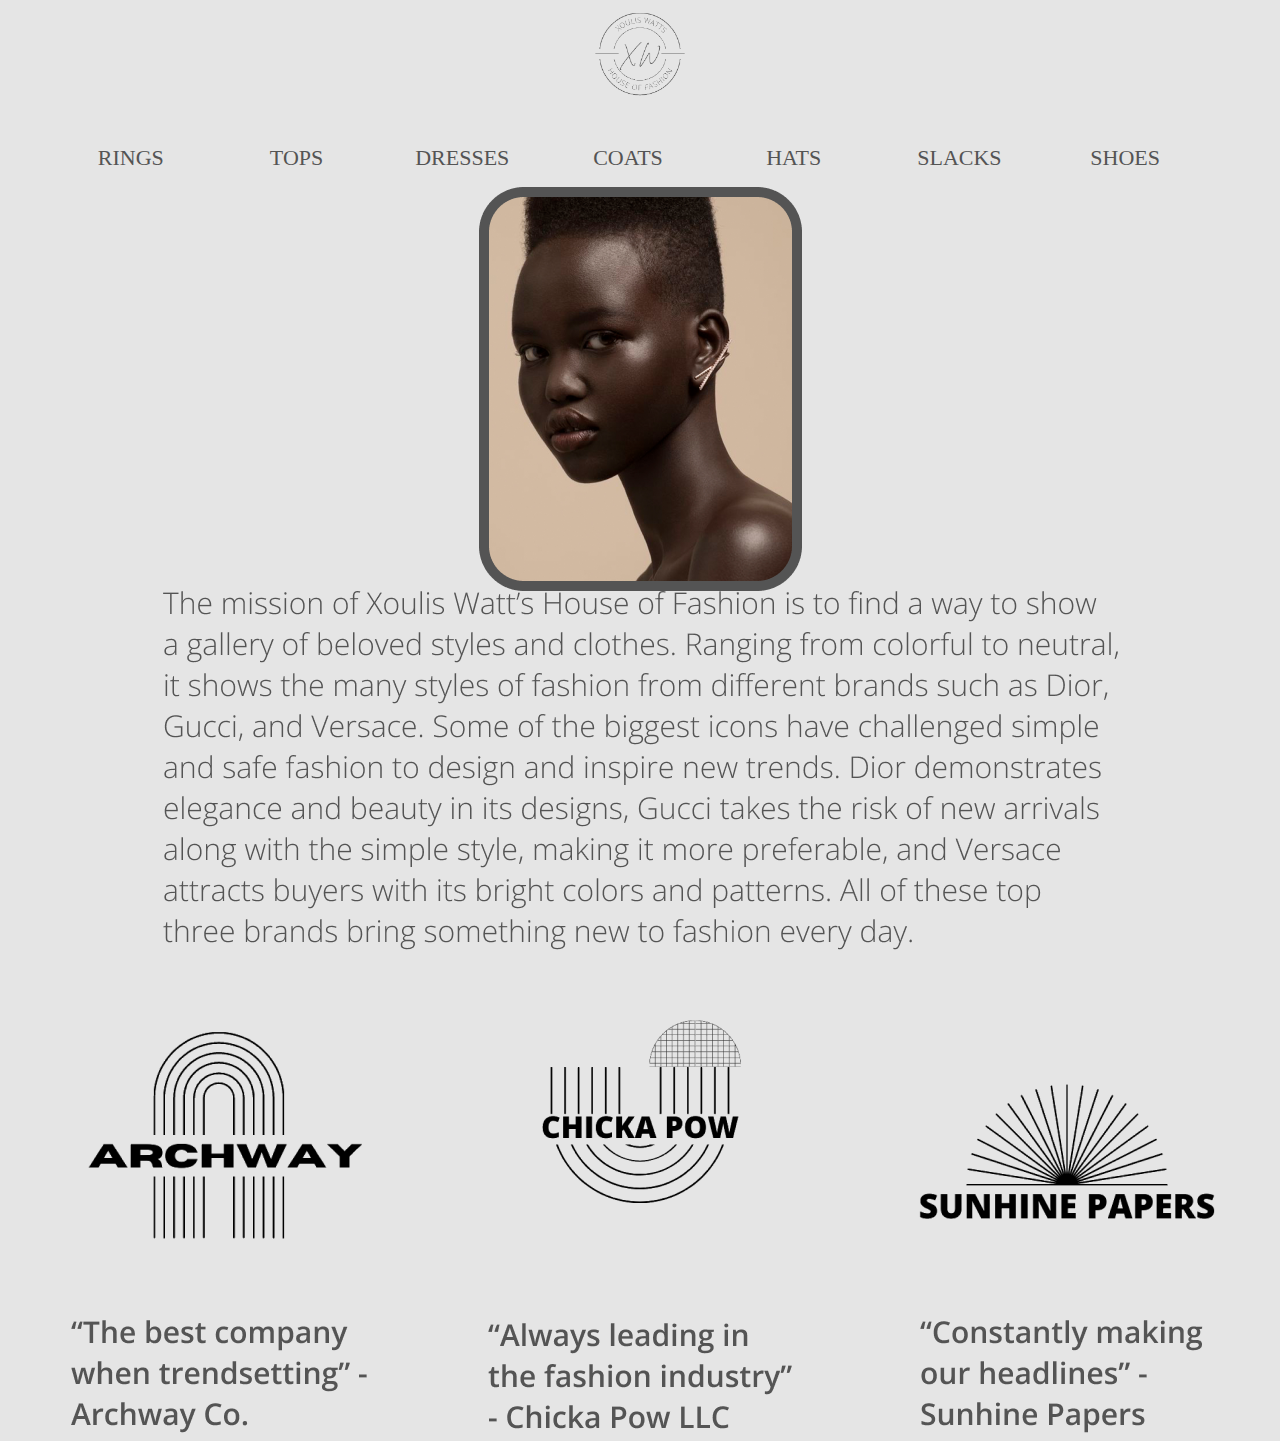
<file: index.html>
<html lang="en">
<head>
  <title>Xou Watt's House Of Fashion</title>
  <link rel="stylesheet" href="./assets/styling.css" />
</head>
<body>
  <div class="logo">
    <a href="./index.html">
    <img
    id="fashionlogo"
    src="./assets/logos/fashionhouselogo.png"
    alt="fashionhouse"
    />
  </a>
  </div>
  <!---Menu --->
  <ul class="tabs">
    <li>
      <a href="./rings.html">Rings</a>
    </li>
    <li>
      <a href="./tops.html">Tops</a>
    </li>
    <li>
      <a href="./dresses.html">Dresses</a>
    </li>
    <li>
      <a href="./coats.html">Coats</a>
    </li>
    <li>
      <a href="./hats.html">Hats</a>
    </li>
    <li>
      <a href="./slacks.html">Slacks</a>
  </li>
  <li>
    <a href="./shoes.html">Shoes</a>
</li>
</ul>
<!---Owner Profile --->
<div class="ownerprofile">
<a href="https://www.youtube.com/watch?v=YCeQLeQiRP4">
<img
id="owner"
src="./assets/logos/ownerprofilepic.png"
alt="profile"
/>
</a>
<img
id="loremparagraph"
src="./assets/logos/lorem paragraph.png"
alt="lorem"
/>
</div>

<!---Fake Logos--->
<div class="fakelogos">
<img
id="archwaylogo"
src="./assets/logos/archway logo(transparent) 1.png"
alt="archway"
/>
<img
id="chickapowlogo"
src="./assets/logos/chicka pow(transparent).png"
alt="chickapow"
/>
<img
id="sunhinepaperlogo"
src="./assets/logos/sunhine paper(transpareent).png"
alt="sunhinepaper"
/>
</div>

<!---Complimets--->
<div class="complimets">
<img
id="complimentone"
src="./assets/logos/compliment 1.png"
alt="compliment1"
/>
<img
id="complimenttwo"
src="./assets/logos/compliment 2.png"
alt="compliment2"
/>
<img
id="complimentthree"
src="./assets/logos/compliment 3.png"
alt="compliment3"
/>
</div>
</body>
</html>
</file>
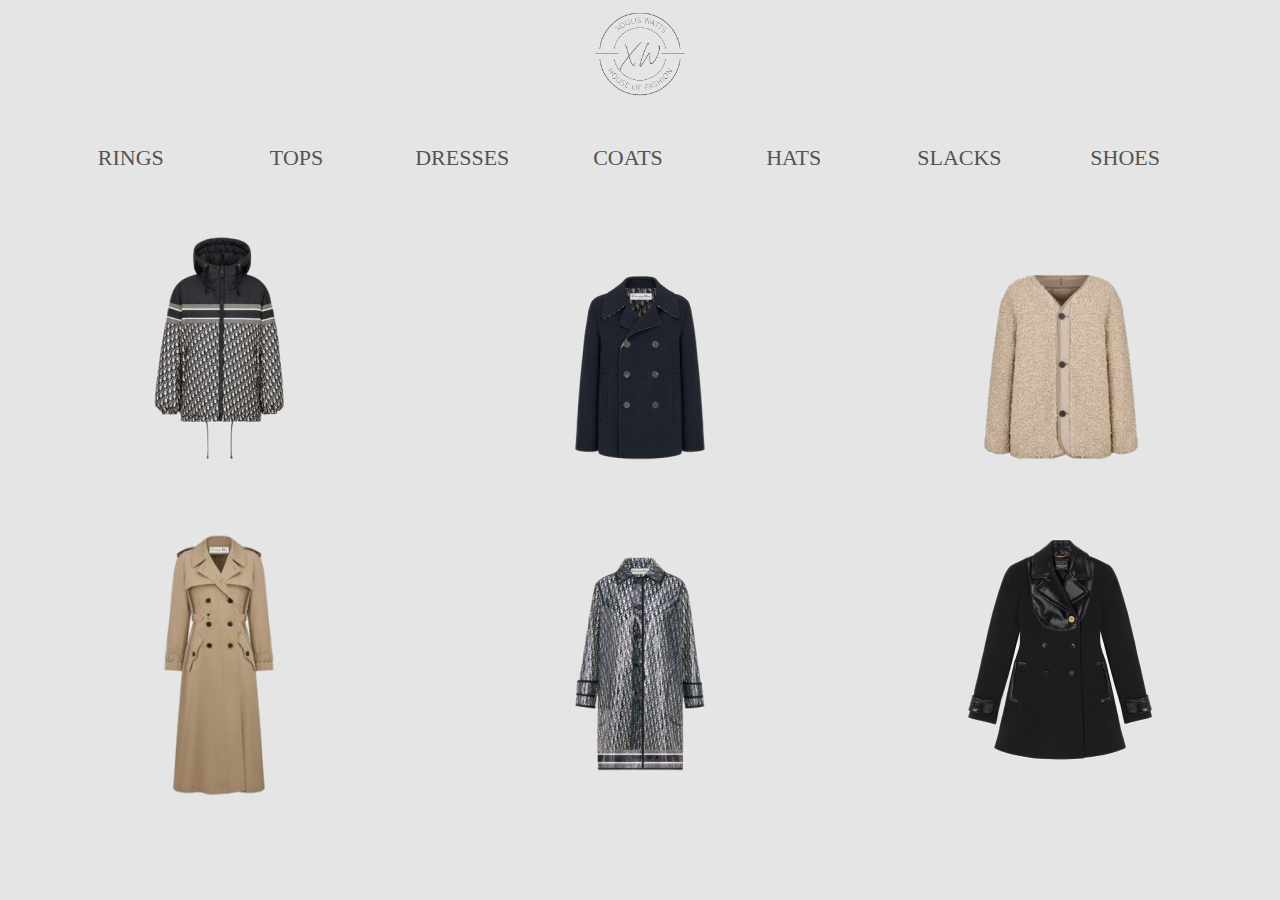
<file: coats.html>
<html lang="en">
<head>
  <title>Xou Watt's Coats</title>
  <link rel="stylesheet" href="./assets/styling.css" />
</head>
<body>
  <div class="logo">
    <a href="./index.html">
    <img
    id="fashionlogo"
    src="./assets/logos/fashionhouselogo.png"
    alt="fashionhouse"
    />
  </a>
  </div>
  <!---Menu --->
  <ul class="tabs">
    <li>
      <a href="./rings.html">Rings</a>
    </li>
    <li>
      <a href="./tops.html">Tops</a>
    </li>
    <li>
      <a href="./dresses.html">Dresses</a>
    </li>
    <li>
      <a href="./coats.html">Coats</a>
    </li>
    <li>
      <a href="./hats.html">Hats</a>
    </li>
    <li>
      <a href="./slacks.html">Slacks</a>
  </li>
  <li>
    <a href="./shoes.html">Shoes</a>
</li>
</ul>
<!---Coat Image Gallery--->
<div class ="coatgallery">
  <a href="https://www.dior.com/en_us/products/couture-147C23A2968_X5803-reversible-long-down-jacket-blue-and-ecru-dior-oblique-quilted-technical-taffeta">
  <img
  id="downjacketcoat"
  src="./assets/coats/down jacket coat.png"
  alt="downjacket"
  />
</a>
<a href="https://www.dior.com/en_us/products/couture-110C08A1375_X5803-peacoat-navy-blue-double-sided-wool-with-dior-oblique-on-the-interior">
  <img
  id="peacoatcoat"
  src="./assets/coats/peacoat coat.png"
  alt="peacoat"
  />
</a>
<a href="https://www.dior.com/en_us/products/couture-217C37A2827_X1233-reversible-macrocannage-peacoat-beige-quilted-technical-taffeta-and-fleece">
  <img
  id="reversecoat"
  src="./assets/coats/reverse coat.png"
  alt="reversecoat"
  />
</a>
<a href="https://www.dior.com/en_us/products/couture-841M55A3332_X1700-trench-coat-beige-cotton">
  <img
  id="tantrenchcoat"
  src="./assets/coats/tan trench coat.png"
  alt="tantrench"
  />
</a>
<a href="https://www.youtube.com/watch?v=LtH7l-dhHZQ">
  <img
  id="trenchcoat"
  src="./assets/coats/trench coat.png"
  alt="trench"
  />
</a>
<a href="https://www.versace.com/us/en-us/women/clothing/jackets-coats/medusa-virgin-wool-coat-1b000/1002984-1A01460_1B000.html?cgid=120700#start=1">
  <img
  id="woolcoat"
  src="./assets/coats/wool coat.png"
  alt="wool"
  />
</a>
</div>
</body>
</html>
</file>
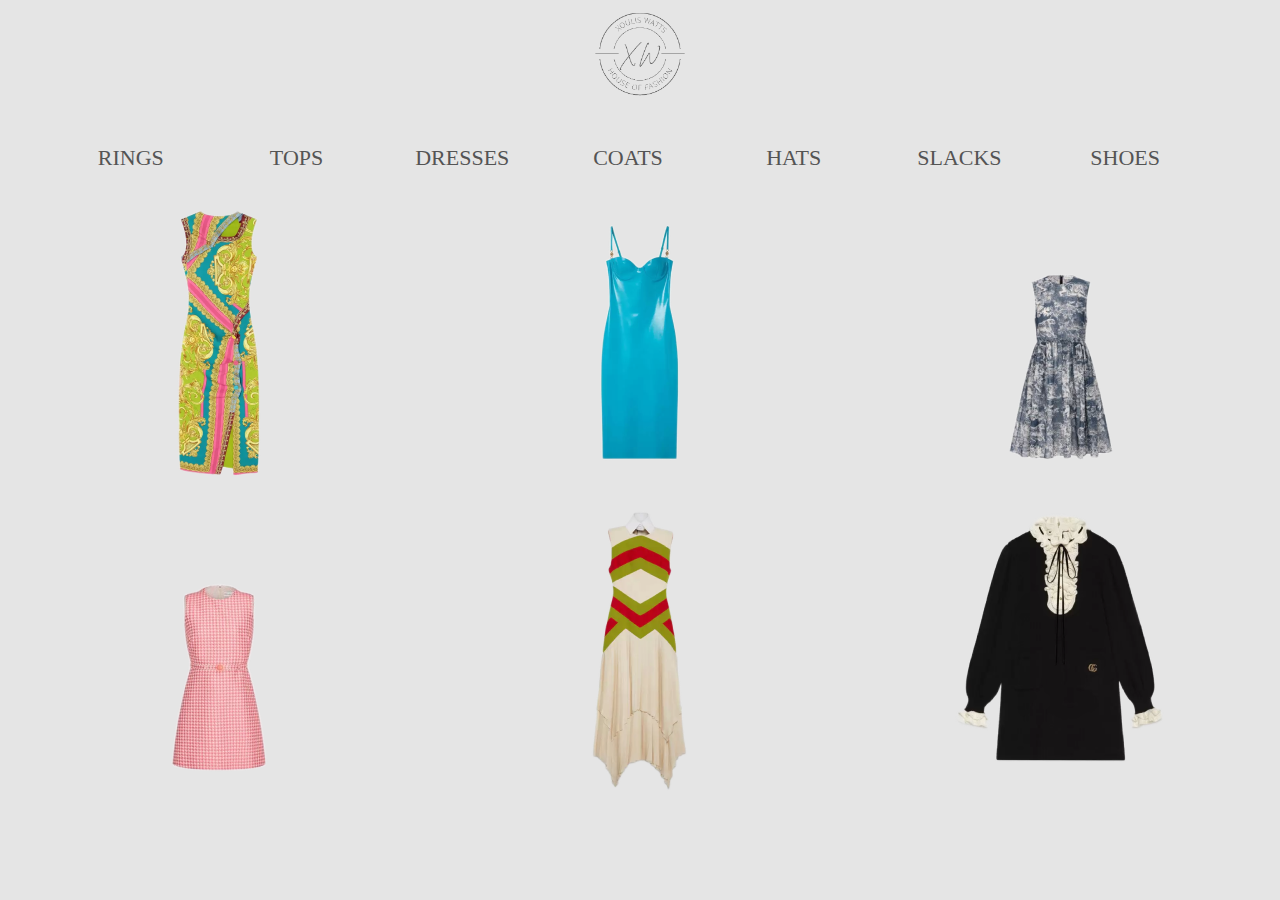
<file: dresses.html>
<html lang="en">
<head>
  <title>Xou Watt's Dresses</title>
  <link rel="stylesheet" href="./assets/styling.css" />
</head>
<body>
  <div class="logo">
    <a href="./index.html">
    <img
    id="fashionlogo"
    src="./assets/logos/fashionhouselogo.png"
    alt="fashionhouse"
    />
  </a>
  </div>
  <!---Menu --->
  <ul class="tabs">
    <li>
      <a href="./rings.html">Rings</a>
    </li>
    <li>
      <a href="./tops.html">Tops</a>
    </li>
    <li>
      <a href="./dresses.html">Dresses</a>
    </li>
    <li>
      <a href="./coats.html">Coats</a>
    </li>
    <li>
      <a href="./hats.html">Hats</a>
    </li>
    <li>
      <a href="./slacks.html">Slacks</a>
  </li>
  <li>
    <a href="./shoes.html">Shoes</a>
</li>
</ul>
<!---Dress Image Gallery--->
<div class ="dressesgallery">
<a href="https://www.versace.com/us/en-us/women/clothing/dresses/barocco-goddess-silk-dress-5p370/1005147-1A03520_5P370.html#q=goddess&start=1">
  <img
  id="goddessdress"
  src="./assets/dresses/goddess dress.png"
  alt="dressgoddes"
  />
</a>
<a href="https://www.versace.com/us/en-us/women/clothing/dresses/medusa-latex-midi-dress-1v560/1005491-1A02569_1V560.html?cgid=120100#start=1">
  <img
  id="latexmididress"
  src="./assets/dresses/latex midi dress.png"
  alt="latex"
  />
</a>
<a href="https://www.dior.com/en_us/products/couture-221R81A3802_X0861-mid-length-shirt-dress-white-and-navy-blue-toile-de-jouy-cotton-voile">
  <img
  id="middress"
  src="./assets/dresses/mid dress.png"
  alt="mid"
  />
</a>
<a href="https://www.youtube.com/watch?v=enB2QL9Ulus">
  <img
  id="picnicdress"
  src="./assets/dresses/picnic dress.png"
  alt="picnic"
  />
</a>
<a href="https://www.gucci.com/us/en/pr/women/ready-to-wear-for-women/dresses-for-women/long-dresses-midi-dresses-for-women/pleated-dress-with-chevron-vintage-web-p-669260ZAH0J9782">
  <img
  id="webdress"
  src="./assets/dresses/web dress.png"
  alt="web"
  />
</a>
<a href="https://www.gucci.com/us/en/pr/women/ready-to-wear-for-women/dresses-for-women/mini-dresses-for-women/wool-and-cashmere-dress-with-ruffles-p-666013XKBZ51043">
  <img
  id="woolandcashmeredress"
  src="./assets/dresses/wool and cashmere dress.png"
  alt="woolandcashmere"
  />
</a>
</div>
</body>
</html>
</file>
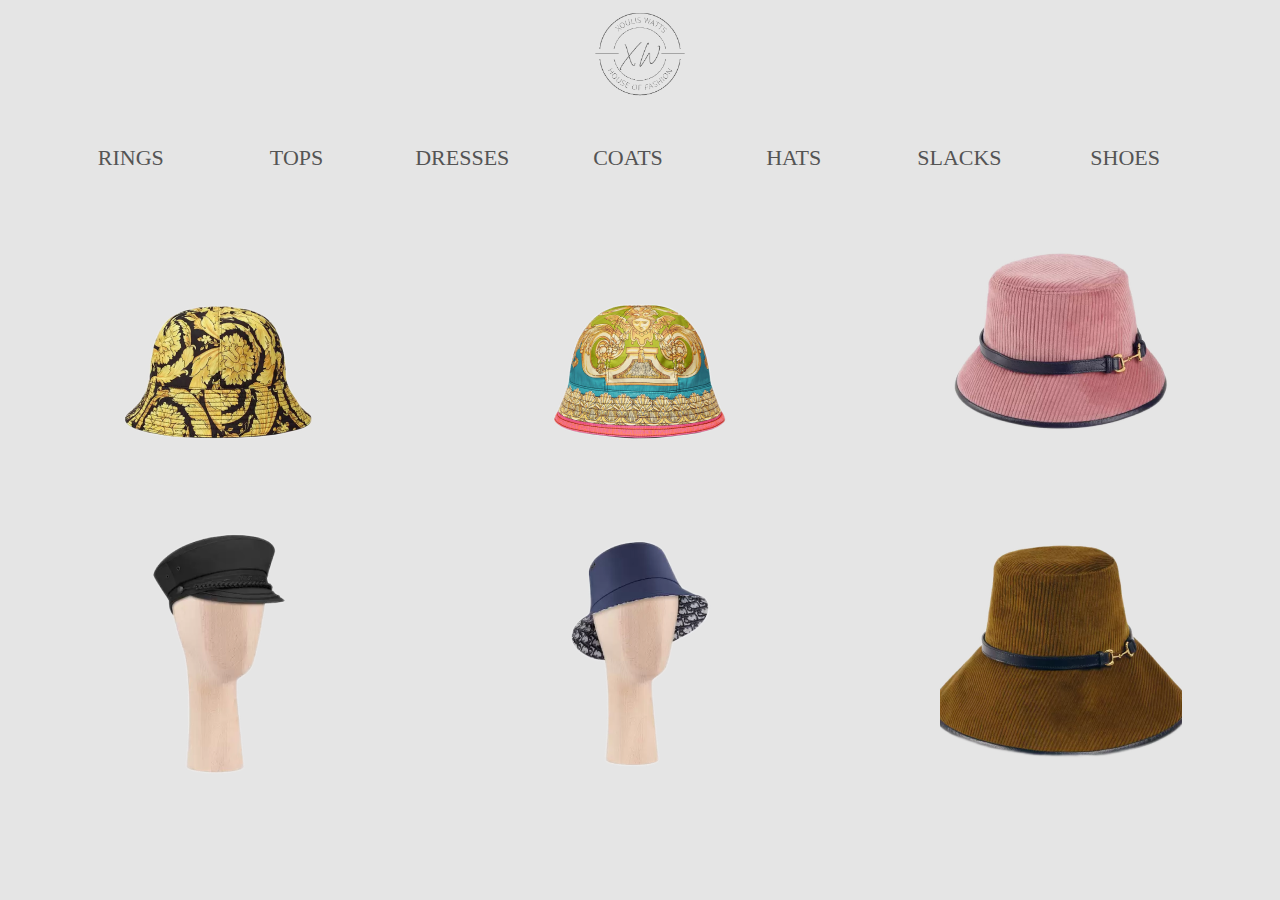
<file: hats.html>
<html lang="en">
<head>
  <title>Xou Watt's Hats</title>
  <link rel="stylesheet" href="./assets/styling.css" />
</head>
<body>
  <div class="logo">
    <a href="./index.html">
    <img
    id="fashionlogo"
    src="./assets/logos/fashionhouselogo.png"
    alt="fashionhouse"
    />
  </a>
  </div>
  <!---Menu --->
  <ul class="tabs">
    <li>
      <a href="./rings.html">Rings</a>
    </li>
    <li>
      <a href="./tops.html">Tops</a>
    </li>
    <li>
      <a href="./dresses.html">Dresses</a>
    </li>
    <li>
      <a href="./coats.html">Coats</a>
    </li>
    <li>
      <a href="./hats.html">Hats</a>
    </li>
    <li>
      <a href="./slacks.html">Slacks</a>
  </li>
  <li>
    <a href="./shoes.html">Shoes</a>
</li>
</ul>
<!---Hat Image Gallery--->
<div class ="hatsgallery">
<a href="https://www.versace.com/us/en-us/women/accessories/hats-gloves/barocco-bucket-hat-5b000/1001591-1A02963_5B000.html?cgid=141400#start=1">
  <img
  id="barocoohat"
  src="./assets/hats/barocco hat.png"
  alt="barocco"
  />
</a>
<a href="https://www.versace.com/us/en-us/women/accessories/hats-gloves/barocco-goddess-bucket-hat-5p370/1001591-1A03920_5P370.html?cgid=141400#start=1">
  <img
  id="buckethat"
  src="./assets/hats/bucket hat.png"
  alt="bucket"
  />
</a>
<a href="https://www.gucci.com/us/en/pr/women/accessories-for-women/hats-gloves-for-women/bucket-hats-for-women/corduroy-velvet-fedora-hat-p-6794253HAFT6368">
  <img
  id="fedorahat"
  src="./assets/hats/fedora hat.png"
  alt="fedora"
  />
</a>
<a href="https://www.youtube.com/shorts/pd53lRZfnV0">
  <img
  id="greekcaphat"
  src="./assets/hats/greek cap hat.png"
  alt="greek"
  />
</a>
<a href="https://www.dior.com/en_us/products/couture-95TDD923A130_C563-reversible-teddy-d-small-brim-bucket-hat-blue-cotton-blend">
  <img
  id="reversiblebuckethat"
  src="./assets/hats/reversible bucket hat.png"
  alt="reversible"
  />
</a>
<a href="https://www.gucci.com/us/en/pr/women/accessories-for-women/hats-gloves-for-women/bucket-hats-for-women/corduroy-velvet-wide-brim-hat-p-6794243HAFT2868">
  <img
  id="widebrimhat"
  src="./assets/hats/wide brim hat.png"
  alt="widebrim"
  />
</a>
</div>
</body>
</html>
</file>
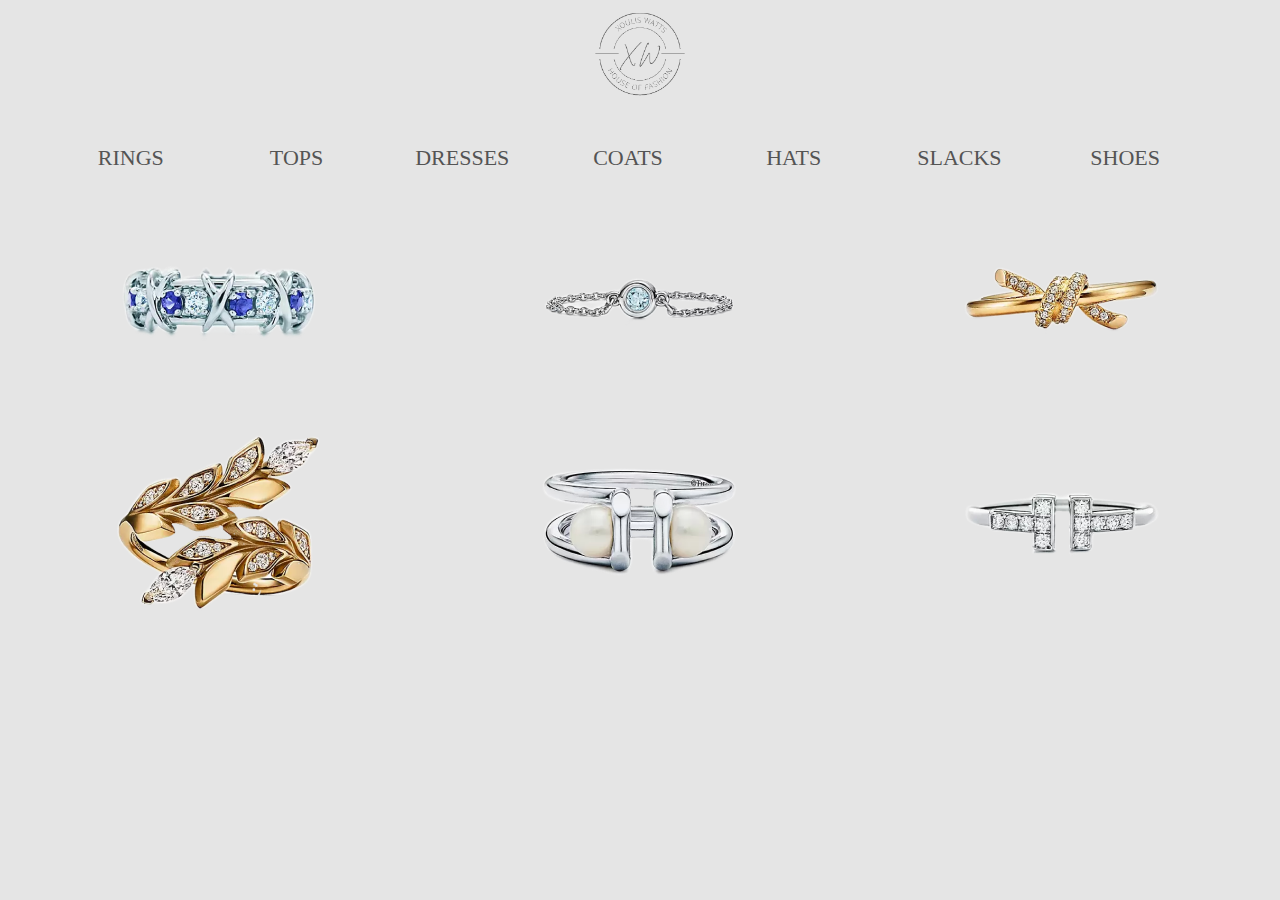
<file: rings.html>
<html lang="en">
<head>
  <title>Xou Watt's Rings</title>
  <link rel="stylesheet" href="./assets/styling.css" />
</head>
<body>
  <div class="logo">
    <a href="./index.html">
    <img
    id="fashionlogo"
    src="./assets/logos/fashionhouselogo.png"
    alt="fashionhouse"
    />
  </a>
  </div>
  <!---Menu --->
  <ul class="tabs">
    <li>
      <a href="./rings.html">Rings</a>
    </li>
    <li>
      <a href="./tops.html">Tops</a>
    </li>
    <li>
      <a href="./dresses.html">Dresses</a>
    </li>
    <li>
      <a href="./coats.html">Coats</a>
    </li>
    <li>
      <a href="./hats.html">Hats</a>
    </li>
    <li>
      <a href="./slacks.html">Slacks</a>
  </li>
  <li>
    <a href="./shoes.html">Shoes</a>
</li>
</ul>
<!---Ring Image Gallery--->
<div class ="ringgallery">
<a href="https://www.tiffany.com/jewelry/rings/tiffany-co-schlumberger-sixteen-stone-ring-GRP02194/">
  <img
  id="bluestarishring"
  src="./assets/rings/blue starfish ring.png"
  alt="starfish"
  />
</a>
<a href="https://www.tiffany.com/jewelry/rings/elsa-peretti-color-by-the-yard-ring-GRP06779/">
  <img
  id="chainring"
  src="./assets/rings/chain ring.png"
  alt="chain"
  />
</a>
<a href="https://www.tiffany.com/jewelry/rings/tiffany-knot-ring-GRP11992/">
  <img
  id="knotring"
  src="./assets/rings/knot ring.png"
  alt="knot"
  />
</a>
<a href="https://www.tiffany.com/jewelry/rings/tiffany-victoria-vine-bypass-ring-GRP12054/">
  <img
  id="leafring"
  src="./assets/rings/leaf ring.png"
  alt="leaf"
  />
</a>
<a href="https://www.tiffany.com/jewelry/rings/tiffany-hardwear-double-pearl-ring-in-sterling-silver-GRP11195/">
  <img
  id="pearlring"
  src="./assets/rings/pearl ring.png"
  alt="pearl"
  />
</a>
<a href="https://www.tiffany.com/jewelry/rings/tiffany-t-diamond-wire-ring-GRP07760/">
  <img
  id="tdiamondring"
  src="./assets/rings/tdiamond ring.png"
  alt="tdiamond"
  />
</a>
</div>
</body>
</html>
</file>
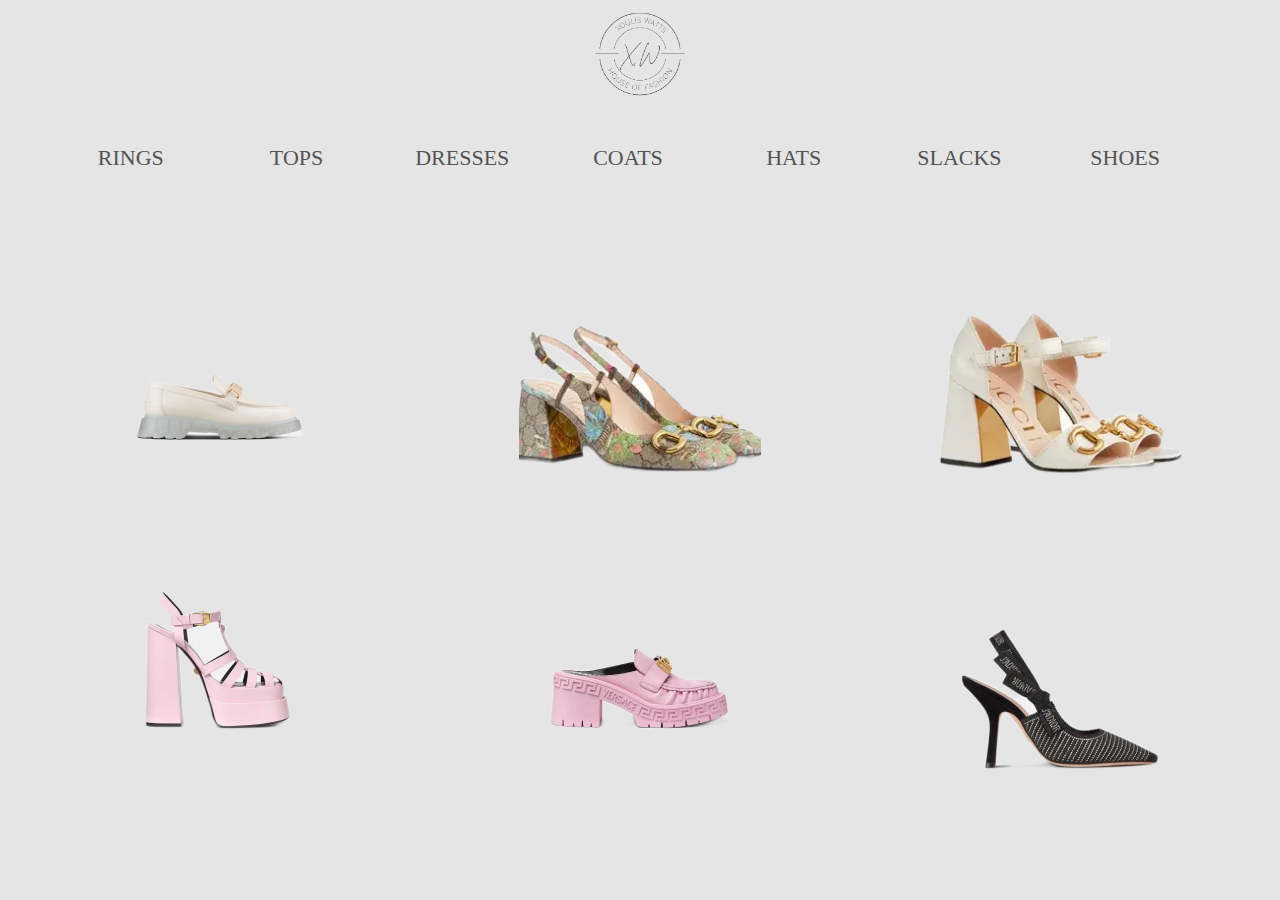
<file: shoes.html>
<html lang="en">
<head>
  <title>Xou Watt's Shoes</title>
  <link rel="stylesheet" href="./assets/styling.css" />
</head>
<body>
  <div class="logo">
    <a href="./index.html">
    <img
    id="fashionlogo"
    src="./assets/logos/fashionhouselogo.png"
    alt="fashionhouse"
    />
  </a>
  </div>
  <!---Menu --->
  <ul class="tabs">
    <li>
      <a href="./rings.html">Rings</a>
    </li>
    <li>
      <a href="./tops.html">Tops</a>
    </li>
    <li>
      <a href="./dresses.html">Dresses</a>
    </li>
    <li>
      <a href="./coats.html">Coats</a>
    </li>
    <li>
      <a href="./hats.html">Hats</a>
    </li>
    <li>
      <a href="./slacks.html">Slacks</a>
  </li>
  <li>
    <a href="./shoes.html">Shoes</a>
</li>
</ul>
<!---Shoe Image Gallery--->
<div class ="shoesgallery">
<a href="https://www.dior.com/en_us/products/couture-KDB720ACA_S03W-dior-code-loafer-white-brushed-calfskin?objectID=KDB720ACA_S03W&query=loafer&queryID=85e0b02f0ade7ab406fcf9a8b766ed08">
  <img
  id="codeloafershoe"
  src="./assets/shoes/code loafer shoe.png"
  alt="codeloafer"
  />
</a>
<a href="https://www.gucci.com/us/en/pr/women/shoes-for-women/pumps-for-women/slingbacks-for-women/gucci-tiger-womens-mid-heel-slingback-p-687580UUA108471">
  <img
  id="floralshoe"
  src="./assets/shoes/floral shoe.png"
  alt="floral"
  />
</a>
<a href="https://www.gucci.com/us/en/pr/women/shoes-for-women/sandals-thongs-for-women/high-heel-sandals-for-women/womens-sandal-with-horsebit-p-655411BKO009022">
  <img
  id="horsebitshoe"
  src="./assets/shoes/horsebit shoe.png"
  alt="horsebit"
  />
</a>
<a href="https://www.versace.com/us/en-us/women/shoes/la-medusa-platform-sandals-1pb9v/1003326-DVT2P_1PB9V.html?cgid=130000#start=1">
  <img
  id="lamedusashoe"
  src="./assets/shoes/la medusa shoe.png"
  alt="lamedusa"
  />
</a>
<a href="https://www.versace.com/us/en-us/women/shoes/medusa-biggie-platform-mules-1pb9v/1003329-1A02438_1PB9V.html?cgid=130000#start=1">
  <img
  id="mulesshoe"
  src="./assets/shoes/mules shoe.png"
  alt="mules"
  />
</a>
<a href="https://www.dior.com/en_us/products/couture-KCP867CHS_S900-j-adior-slingback-pump-black-cotton-embroidered-with-silver-tone-strass">
  <img
  id="slingbackshoe"
  src="./assets/shoes/slingback shoe.png"
  alt="slingback"
  />
</a>
</div>
</body>
</html>
</file>
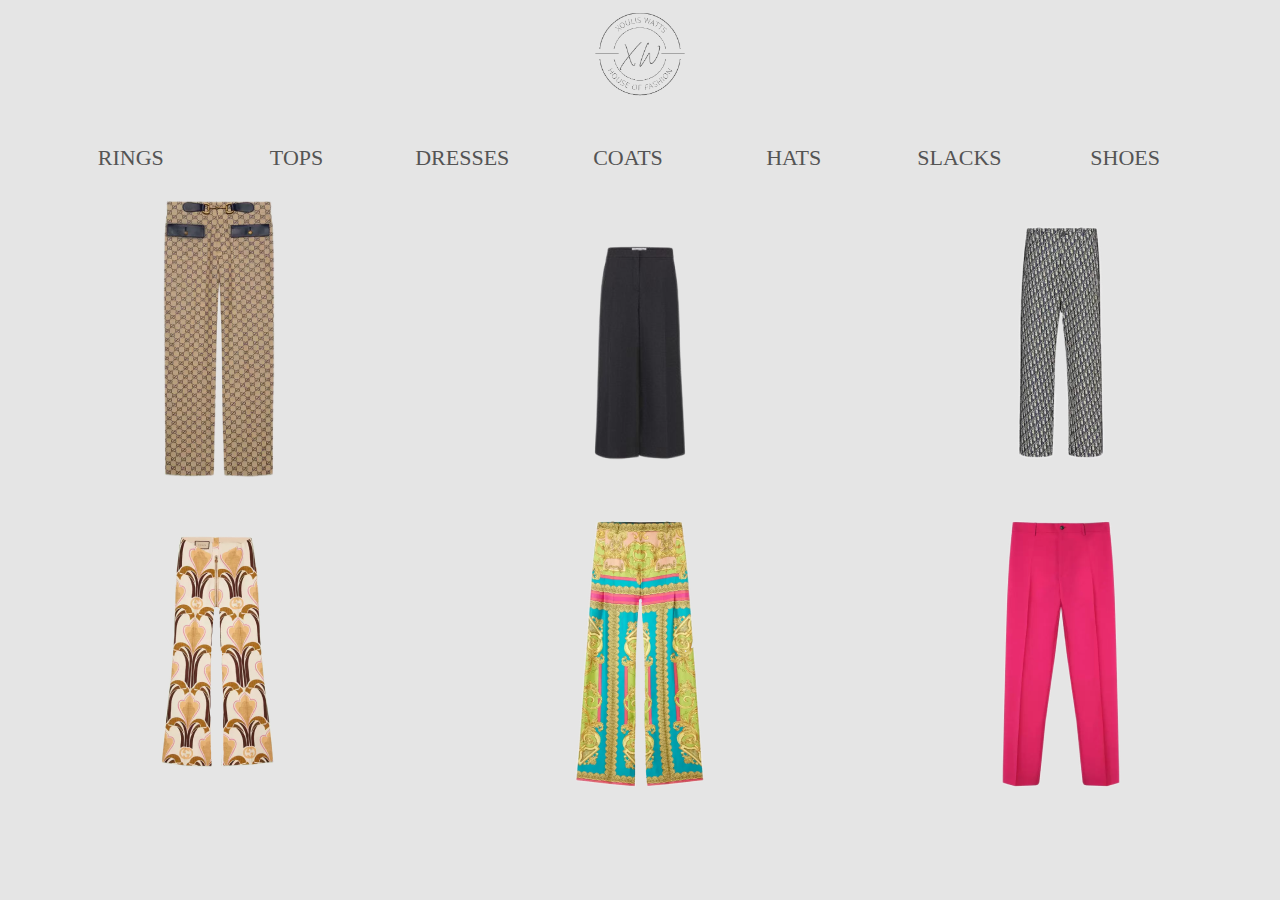
<file: slacks.html>
<html lang="en">
<head>
  <title>Xou Watt's Slacks</title>
  <link rel="stylesheet" href="./assets/styling.css" />
</head>
<body>
  <div class="logo">
    <a href="./index.html">
    <img
    id="fashionlogo"
    src="./assets/logos/fashionhouselogo.png"
    alt="fashionhouse"
    />
  </a>
  </div>
  <!---Menu --->
  <ul class="tabs">
    <li>
      <a href="./rings.html">Rings</a>
    </li>
    <li>
      <a href="./tops.html">Tops</a>
    </li>
    <li>
      <a href="./dresses.html">Dresses</a>
    </li>
    <li>
      <a href="./coats.html">Coats</a>
    </li>
    <li>
      <a href="./hats.html">Hats</a>
    </li>
    <li>
      <a href="./slacks.html">Slacks</a>
  </li>
  <li>
    <a href="./shoes.html">Shoes</a>
</li>
</ul>
<!---Slacks Image Gallery--->
<div class ="slacksgallery">
<a href="https://www.gucci.com/us/en/pr/women/ready-to-wear-for-women/pants-shorts-for-women/gg-canvas-pants-with-horsebit-p-681507Z8AWK9120">
  <img
  id="canvas pants"
  src="./assets/slacks/canas pants.png"
  alt="canvas"
  />
</a>
<a href="https://www.dior.com/en_us/products/couture-841P27A1166_X9000-cropped-pants-black-wool-and-silk">
  <img
  id="cropped pants"
  src="./assets/slacks/cropped pants.png"
  alt="cropped"
  />
</a>
<a href="https://www.youtube.com/watch?v=dQw4w9WgXcQ">
  <img
  id="diorpants"
  src="./assets/slacks/dior pants.png"
  alt="dior"
  />
</a>
<a href="https://www.gucci.com/us/en/pr/women/ready-to-wear-for-women/pants-shorts-for-women/interlocking-g-print-linen-pant-p-690746ZAI6F9766">
  <img
  id="interlockingpants"
  src="./assets/slacks/interlocking pants.png"
  alt="interlocking"
  />
</a>
<a href="https://www.versace.com/us/en-us/women/clothing/pants-shorts/barocco-goddess-silk-pants-5p370/1004538-1A03495_5P370.html?cgid=120500#start=1">
  <img
  id="silkpants"
  src="./assets/slacks/silk pants.png"
  alt="silk"
  />
</a>
<a href="https://www.versace.com/us/en-us/women/clothing/pants-shorts/wool-pants-1pe70/1005756-1A01698_1PE70.html?cgid=120500#start=1">
  <img
  id="woolpants"
  src="./assets/slacks/wool pants.png"
  alt="pantswool"
  />
</a>
</body>
</html>
</file>
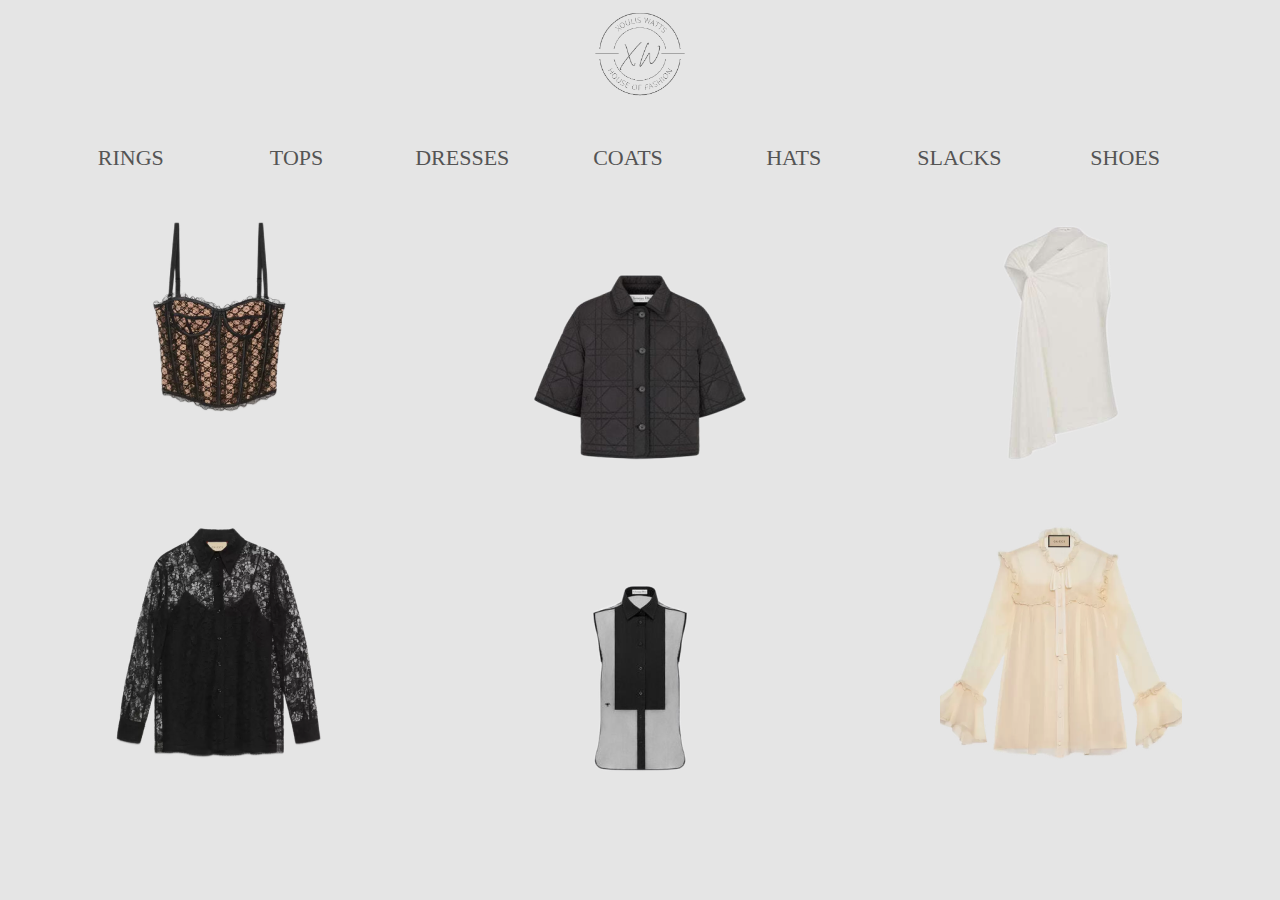
<file: tops.html>
<html lang="en">
<head>
  <title>Xou Watt's Tops</title>
  <link rel="stylesheet" href="./assets/styling.css" />
</head>
<body>
  <div class="logo">
    <a href="./index.html">
    <img
    id="fashionlogo"
    src="./assets/logos/fashionhouselogo.png"
    alt="fashionhouse"
    />
  </a>
  </div>
  <!---Menu --->
  <ul class="tabs">
    <li>
      <a href="./rings.html">Rings</a>
    </li>
    <li>
      <a href="./tops.html">Tops</a>
    </li>
    <li>
      <a href="./dresses.html">Dresses</a>
    </li>
    <li>
      <a href="./coats.html">Coats</a>
    </li>
    <li>
      <a href="./hats.html">Hats</a>
    </li>
    <li>
      <a href="./slacks.html">Slacks</a>
  </li>
  <li>
    <a href="./shoes.html">Shoes</a>
</li>
</ul>
<!---Tops Image Gallery--->
<div class ="topsgallery">
<a href="https://www.gucci.com/us/en/pr/women/ready-to-wear-for-women/tops-shirts-for-women/tops-for-women/gg-net-corset-p-680996XUADT1000">
  <img
  id="corset top"
  src="./assets/tops/corset top.png"
  alt="corset"
  />
</a>
<a href="https://www.youtube.com/watch?v=dQw4w9WgXcQ">
  <img
  id="crop top"
  src="./assets/tops/crop top.png"
  alt="crop"
  />
</a>
<a href="https://www.youtube.com/watch?v=dQw4w9WgXcQ">
  <img
  id="draped top"
  src="./assets/tops/draped top.png"
  alt="draped"
  />
</a>
<a href="https://www.gucci.com/us/en/pr/women/ready-to-wear-for-women/tops-shirts-for-women/shirts-for-women/lace-shirt-p-681227ZAHMA1000">
  <img
  id="lace top"
  src="./assets/tops/lace top.png"
  alt="lace"
  />
</a>
<a href="https://www.dior.com/en_us/products/couture-221B67A6133_X9000-sleeveless-blouse-with-plastron-black-silk-organza">
  <img
  id="plastron top"
  src="./assets/tops/plastron top.png"
  alt="silk"
  />
</a>
<a href="https://www.gucci.com/us/en/pr/women/ready-to-wear-for-women/tops-shirts-for-women/blouses-for-women/silk-chiffon-ruffle-shirt-p-657801ZHS789205">
  <img
  id="ruffles top"
  src="./assets/tops/ruffles top.png"
  alt="ruffles"
  />
</a>
</body>
</html>
</file>
<file: assets/styling.css>
body {
  font-family: "Open-Sans";
  font-weight: lighter;
  background: #E5E5E5;
  width: 100%
  padding: 20px;
}

#fashionlogo{
  width: 150px;
  height: auto;
}

.logo {
  display: grid;
  width: 100%;
  place-items: center center;
}

.tabs {
  display: grid;
  /* grid-template-columns: 1fr 1fr 1fr 1fr 1fr 1fr 1fr; */
  grid-template-columns: repeat(auto-fit, minmax(125px, 1fr));
  place-items: center center;
  margin-right: 5vw;
}

.tabs a {
  display: grid;
  width: 100%;
  place-items: center center;
}

.tabs li {
  list-style: none;
  font-size: 22px;
  text-transform: uppercase;
}

.tabs a {
  text-decoration: none;
  color: #545454;
}

.ringgallery {
  display: grid;
  grid-template-columns: 1fr 1fr 1fr;
  place-items: center center;
}

.coatgallery {
  display: grid;
  grid-template-columns: 1fr 1fr 1fr;
  place-items: center center;
}

.dressesgallery {
  display: grid;
  grid-template-columns: 1fr 1fr 1fr;
  place-items: center center;
}

.hatsgallery {
  display: grid;
  grid-template-columns: 1fr 1fr 1fr;
  place-items: center center;
}

.shoesgallery {
  display: grid;
  grid-template-columns: 1fr 1fr 1fr;
  place-items: center center;
}

.slacksgallery {
  display: grid;
  grid-template-columns: 1fr 1fr 1fr;
  place-items: center center;
}

.topsgallery {
  display: grid;
  grid-template-columns: 1fr 1fr 1fr;
  place-items: center center;
}

.ownerprofile {
  display: grid;
  grid-template-columns: auto;
  place-items: center center;
}

.fakelogos {
  display: grid;
  grid-template-columns: 1fr 1fr 1fr;
  place-items: center center;
}

.complimets {
  display: grid;
  grid-template-columns: 1fr 1fr 1fr;
  place-items: center center;
}
</file>
